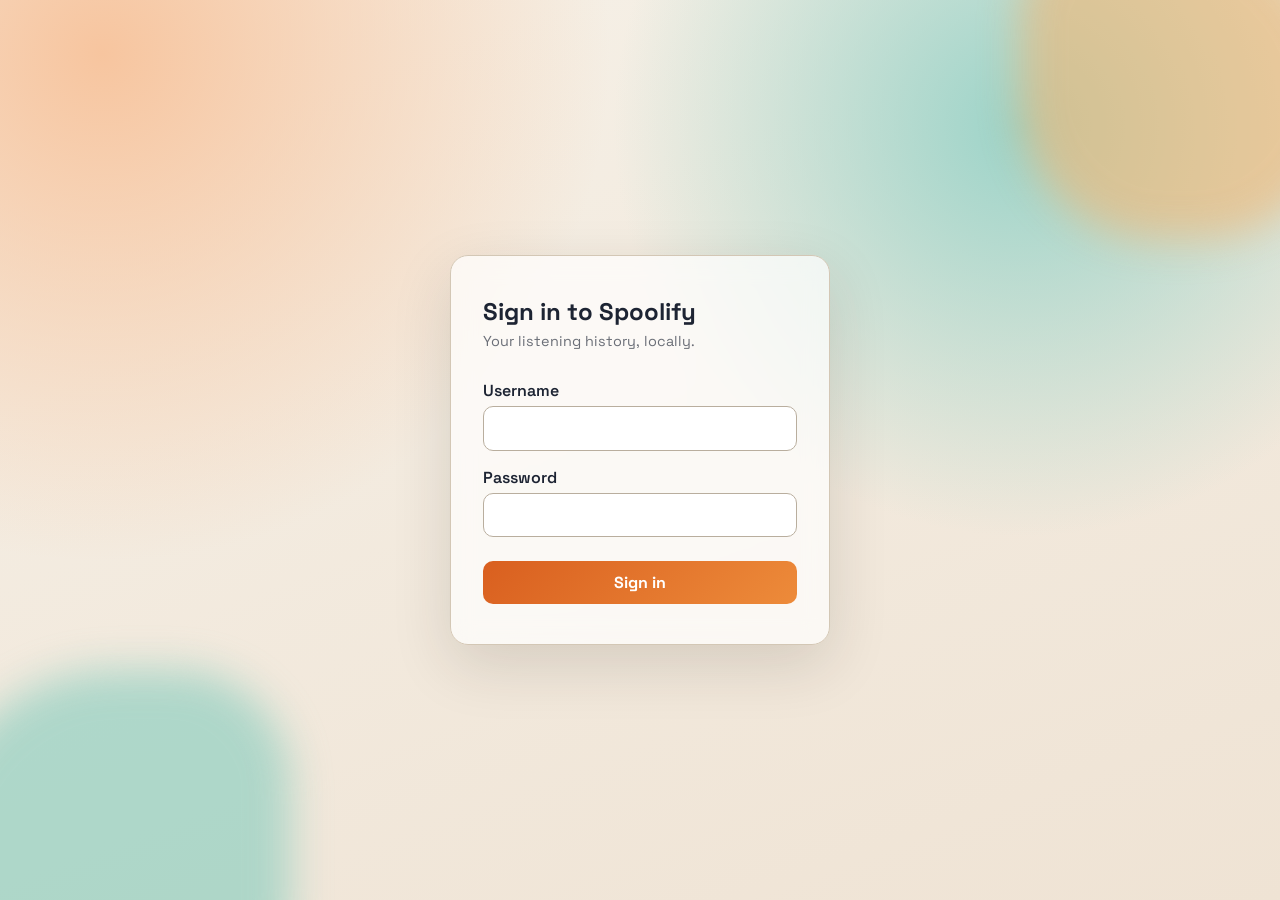
<file: frontend/login.html>
<!doctype html>
<html lang="en">
<head>
  <meta charset="utf-8" />
  <meta name="viewport" content="width=device-width, initial-scale=1" />
  <title>Spoolify — Sign In</title>
  <link rel="preconnect" href="https://fonts.googleapis.com" />
  <link rel="preconnect" href="https://fonts.gstatic.com" crossorigin />
  <link href="https://fonts.googleapis.com/css2?family=Space+Grotesk:wght@400;500;700&family=IBM+Plex+Mono:wght@400;500&display=swap" rel="stylesheet" />
  <link rel="stylesheet" href="/frontend/styles.css" />
  <style>
    .auth-wrap {
      min-height: 100vh;
      display: flex;
      align-items: center;
      justify-content: center;
    }
    .auth-card {
      background: var(--panel);
      border: 1px solid var(--line);
      border-radius: 18px;
      padding: 2.5rem 2rem;
      width: 100%;
      max-width: 380px;
      box-shadow: var(--shadow);
      backdrop-filter: blur(12px);
    }
    .auth-card h1 {
      font-size: 1.5rem;
      margin: 0 0 0.25rem;
    }
    .auth-card .subtitle {
      font-size: 0.9rem;
      margin: 0 0 1.75rem;
      opacity: 0.65;
    }
    .auth-field {
      display: flex;
      flex-direction: column;
      gap: 0.3rem;
      margin-bottom: 1rem;
    }
    .auth-field input {
      width: 100%;
      box-sizing: border-box;
    }
    .auth-btn {
      width: 100%;
      margin-top: 0.5rem;
    }
    .auth-error {
      color: #dc2626;
      font-size: 0.85rem;
      margin-top: 0.75rem;
      display: none;
    }
  </style>
</head>
<body>
  <div class="bg-shape bg-shape-a" aria-hidden="true"></div>
  <div class="bg-shape bg-shape-b" aria-hidden="true"></div>

  <div class="auth-wrap">
    <div class="auth-card reveal">
      <h1>Sign in to Spoolify</h1>
      <p class="subtitle">Your listening history, locally.</p>

      <form id="login-form" autocomplete="on">
        <div class="auth-field">
          <label for="username">Username</label>
          <input type="text" id="username" name="username" autocomplete="username" required />
        </div>
        <div class="auth-field">
          <label for="password">Password</label>
          <input type="password" id="password" name="password" autocomplete="current-password" required />
        </div>
        <p class="auth-error" id="login-error"></p>
        <button type="submit" class="auth-btn" id="login-btn">Sign in</button>
      </form>
    </div>
  </div>

  <script>
    const form = document.getElementById("login-form");
    const errorEl = document.getElementById("login-error");
    const btn = document.getElementById("login-btn");

    form.addEventListener("submit", async (e) => {
      e.preventDefault();
      errorEl.style.display = "none";
      btn.disabled = true;
      btn.textContent = "Signing in…";

      const username = document.getElementById("username").value.trim();
      const password = document.getElementById("password").value;

      try {
        const res = await fetch("/auth/login", {
          method: "POST",
          headers: { "Content-Type": "application/json" },
          body: JSON.stringify({ username, password }),
        });

        if (res.ok) {
          window.location.href = "/";
        } else {
          const data = await res.json();
          errorEl.textContent = data.detail || "Invalid username or password.";
          errorEl.style.display = "block";
          btn.disabled = false;
          btn.textContent = "Sign in";
        }
      } catch {
        errorEl.textContent = "Could not reach the server. Is Spoolify running?";
        errorEl.style.display = "block";
        btn.disabled = false;
        btn.textContent = "Sign in";
      }
    });

    // Persist dark mode preference
    if (localStorage.getItem("theme") === "dark") document.body.classList.add("dark-mode");
  </script>
</body>
</html>
</file>
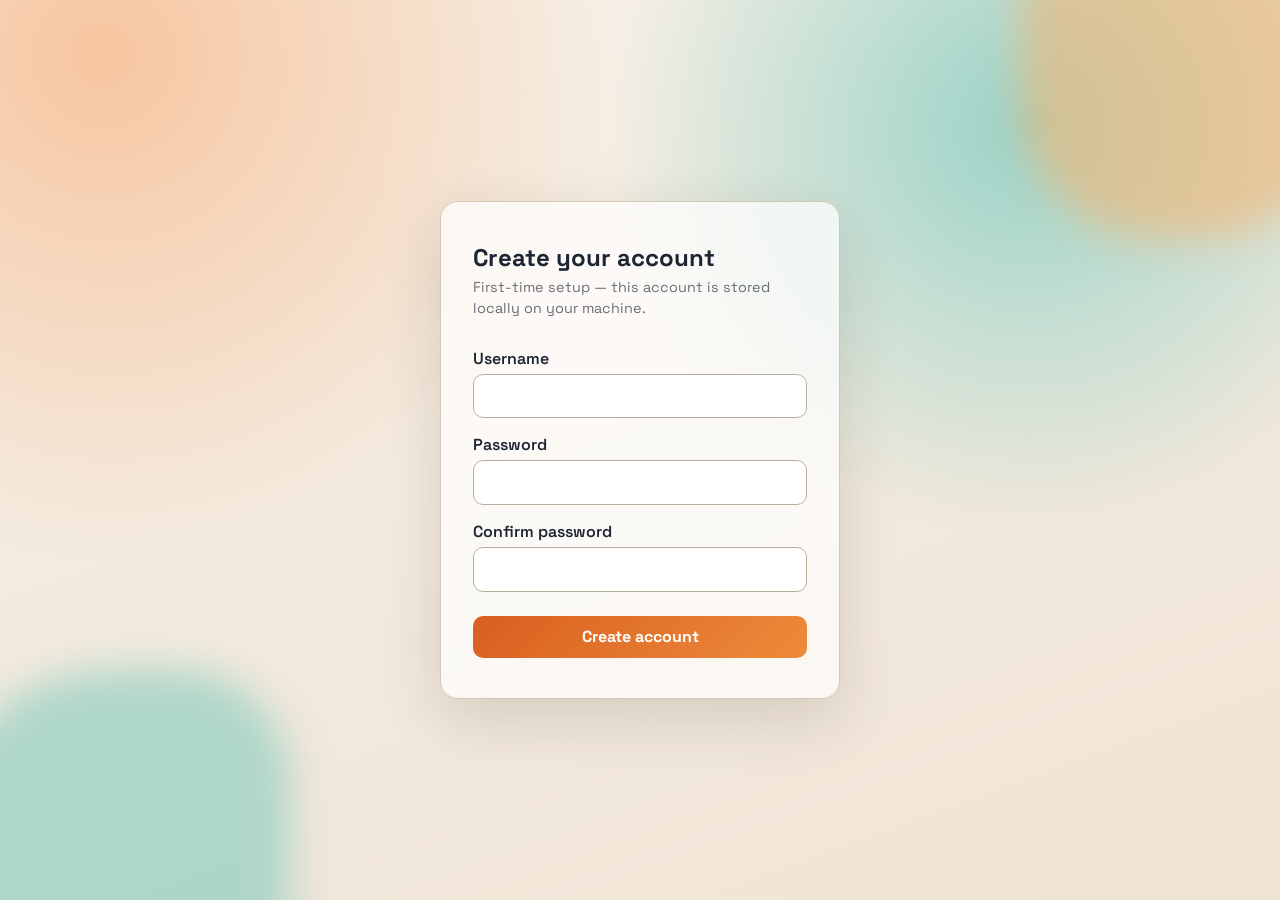
<file: frontend/setup.html>
<!doctype html>
<html lang="en">
<head>
  <meta charset="utf-8" />
  <meta name="viewport" content="width=device-width, initial-scale=1" />
  <title>Spoolify — Create Account</title>
  <link rel="preconnect" href="https://fonts.googleapis.com" />
  <link rel="preconnect" href="https://fonts.gstatic.com" crossorigin />
  <link href="https://fonts.googleapis.com/css2?family=Space+Grotesk:wght@400;500;700&family=IBM+Plex+Mono:wght@400;500&display=swap" rel="stylesheet" />
  <link rel="stylesheet" href="/frontend/styles.css" />
  <style>
    .auth-wrap {
      min-height: 100vh;
      display: flex;
      align-items: center;
      justify-content: center;
    }
    .auth-card {
      background: var(--panel);
      border: 1px solid var(--line);
      border-radius: 18px;
      padding: 2.5rem 2rem;
      width: 100%;
      max-width: 400px;
      box-shadow: var(--shadow);
      backdrop-filter: blur(12px);
    }
    .auth-card h1 {
      font-size: 1.5rem;
      margin: 0 0 0.25rem;
    }
    .auth-card .subtitle {
      font-size: 0.9rem;
      margin: 0 0 1.75rem;
      opacity: 0.65;
    }
    .auth-field {
      display: flex;
      flex-direction: column;
      gap: 0.3rem;
      margin-bottom: 1rem;
    }
    .auth-field input {
      width: 100%;
      box-sizing: border-box;
    }
    .field-hint {
      font-size: 0.8rem;
      color: var(--ink);
      opacity: 0.6;
      margin: 0;
    }
    .auth-btn {
      width: 100%;
      margin-top: 0.5rem;
    }
    .auth-error {
      color: #dc2626;
      font-size: 0.85rem;
      margin-top: 0.75rem;
      display: none;
    }
  </style>
</head>
<body>
  <div class="bg-shape bg-shape-a" aria-hidden="true"></div>
  <div class="bg-shape bg-shape-b" aria-hidden="true"></div>

  <div class="auth-wrap">
    <div class="auth-card reveal">
      <h1>Create your account</h1>
      <p class="subtitle">First-time setup — this account is stored locally on your machine.</p>

      <form id="setup-form" autocomplete="on">
        <div class="auth-field">
          <label for="username">Username</label>
          <input type="text" id="username" name="username" autocomplete="username" required />
        </div>
        <div class="auth-field">
          <label for="password">Password</label>
          <input type="password" id="password" name="password" autocomplete="new-password" required />
        </div>
        <div class="auth-field">
          <label for="confirm">Confirm password</label>
          <input type="password" id="confirm" name="confirm" autocomplete="new-password" required />
        </div>
        <p class="auth-error" id="setup-error"></p>
        <button type="submit" class="auth-btn" id="setup-btn">Create account</button>
      </form>
    </div>
  </div>

  <script>
    const form = document.getElementById("setup-form");
    const errorEl = document.getElementById("setup-error");
    const btn = document.getElementById("setup-btn");

    form.addEventListener("submit", async (e) => {
      e.preventDefault();
      errorEl.style.display = "none";

      const username = document.getElementById("username").value.trim();
      const password = document.getElementById("password").value;
      const confirm = document.getElementById("confirm").value;

      if (!username) {
        errorEl.textContent = "Username is required.";
        errorEl.style.display = "block";
        return;
      }
      if (password !== confirm) {
        errorEl.textContent = "Passwords do not match.";
        errorEl.style.display = "block";
        return;
      }
      if (password.length < 8) {
        errorEl.textContent = "Password must be at least 8 characters.";
        errorEl.style.display = "block";
        return;
      }

      btn.disabled = true;
      btn.textContent = "Creating account…";

      try {
        const res = await fetch("/auth/setup", {
          method: "POST",
          headers: { "Content-Type": "application/json" },
          body: JSON.stringify({ username, password }),
        });

        if (res.ok) {
          window.location.href = "/";
        } else {
          const data = await res.json();
          errorEl.textContent = data.detail || "Could not create account.";
          errorEl.style.display = "block";
          btn.disabled = false;
          btn.textContent = "Create account";
        }
      } catch {
        errorEl.textContent = "Could not reach the server. Is Spoolify running?";
        errorEl.style.display = "block";
        btn.disabled = false;
        btn.textContent = "Create account";
      }
    });

    if (localStorage.getItem("theme") === "dark") document.body.classList.add("dark-mode");
  </script>
</body>
</html>
</file>
<file: frontend/styles.css>
:root {
  --bg: #f6f1e8;
  --ink: #1d2433;
  --panel: rgba(255, 255, 255, 0.7);
  --line: #d3c7b5;
  --accent: #d95f1f;
  --accent-2: #1f6f63;
  --shadow: 0 20px 60px rgba(42, 34, 26, 0.14);
}

body.dark-mode {
  --bg: #1a1a2e;
  --ink: #f9fafb;
  --panel: rgba(26, 26, 46, 0.8);
  --line: #374151;
  --accent: #ff9856;
  --accent-2: #4db8a8;
  --shadow: 0 20px 60px rgba(0, 0, 0, 0.5);
}

* {
  box-sizing: border-box;
}

body {
  margin: 0;
  font-family: "Space Grotesk", sans-serif;
  color: var(--ink);
  background: radial-gradient(circle at 8% 6%, #f7c59f 0%, transparent 35%),
    radial-gradient(circle at 80% 14%, #9bd3c8 0%, transparent 32%),
    linear-gradient(160deg, #f6f1e8 0%, #efe3d4 100%);
  min-height: 100vh;
  overflow-x: hidden;
  transition: background-color 0.3s ease, color 0.3s ease;
}

body.dark-mode {
  background: radial-gradient(circle at 8% 6%, #3d2817 0%, transparent 35%),
    radial-gradient(circle at 80% 14%, #1a3d38 0%, transparent 32%),
    linear-gradient(160deg, #1a1a2e 0%, #16213e 100%);
}

.bg-shape {
  position: fixed;
  pointer-events: none;
  z-index: 0;
  filter: blur(20px);
  opacity: 0.55;
}

.bg-shape-a {
  width: 320px;
  height: 320px;
  top: -80px;
  right: -60px;
  background: #f8b26a;
  border-radius: 35% 65% 50% 50%;
  transition: background-color 0.3s ease;
}

body.dark-mode .bg-shape-a {
  background: #3d2817;
}

.bg-shape-b {
  width: 360px;
  height: 360px;
  bottom: -130px;
  left: -70px;
  background: #77c8ba;
  border-radius: 62% 38% 41% 59%;
  transition: background-color 0.3s ease;
}

body.dark-mode .bg-shape-b {
  background: #1a3d38;
}

body.dark-mode .output {
  background: rgba(0, 0, 0, 0.3);
  color: var(--ink);
}

body.dark-mode .technical-details {
  background: rgba(0, 0, 0, 0.2);
  border-color: var(--line);
}

.page {
  position: relative;
  z-index: 1;
  max-width: 1080px;
  margin: 0 auto;
  padding: 2rem 1.2rem 3rem;
}

.hero h1 {
  margin: 0;
  font-size: clamp(2rem, 6vw, 3.9rem);
  line-height: 1;
  letter-spacing: -0.02em;
}

.subtitle {
  max-width: 780px;
  font-size: 1.08rem;
  line-height: 1.5;
}

.lede {
  max-width: 56ch;
  font-size: 1.05rem;
  line-height: 1.6;
  margin: 0;
}

.eyebrow {
  margin: 0 0 0.5rem;
  color: var(--accent-2);
  font-family: "IBM Plex Mono", monospace;
  text-transform: uppercase;
  letter-spacing: 0.11em;
  font-size: 0.82rem;
}

.cards {
  display: grid;
  grid-template-columns: repeat(auto-fit, minmax(220px, 1fr));
  gap: 0.9rem;
  margin-top: 1rem;
}

.wizard {
  max-width: 760px;
  margin-inline: auto;
}

.progress {
  display: grid;
  grid-template-columns: repeat(4, minmax(0, 1fr));
  gap: 0.4rem;
  margin-bottom: 1rem;
}

.step-indicator {
  text-align: center;
  font-family: "IBM Plex Mono", monospace;
  font-size: 0.74rem;
  padding: 0.45rem 0.25rem;
  border: 1px dashed #c9b8a2;
  border-radius: 10px;
  color: #7c6752;
  background: rgba(255, 255, 255, 0.5);
}

.step-indicator.current {
  color: #fff;
  border-color: transparent;
  background: linear-gradient(135deg, var(--accent-2), #2f8f80);
}

.step-indicator.completed {
  color: #325e57;
  border-style: solid;
  border-color: #87b7ae;
  background: rgba(155, 211, 200, 0.55);
}

.step-indicator.upcoming {
  opacity: 0.78;
}

.step {
  display: grid;
  gap: 0.7rem;
}

.step.hidden {
  display: none;
}

.card,
.panel {
  background: var(--panel);
  border: 1px solid var(--line);
  backdrop-filter: blur(10px);
  border-radius: 16px;
  box-shadow: var(--shadow);
  transition: all 0.3s ease;
}

.card {
  padding: 1rem 1.1rem;
}

.card h2,
.card h3,
.panel h2 {
  margin-top: 0;
  margin-bottom: 0.45rem;
  font-size: 1.06rem;
}

.card p {
  margin: 0;
  color: #374154;
  line-height: 1.55;
}

.meta {
  color: #4e5a6f;
  font-family: "IBM Plex Mono", monospace;
  font-size: 0.88rem;
}

.panel {
  margin-top: 1rem;
  padding: 1rem;
}

.stack {
  display: grid;
  gap: 0.6rem;
}

.helper-copy {
  margin: 0;
  color: #374154;
  line-height: 1.5;
}

.help-toggle {
  border: 1px solid #d6c9b8;
  border-radius: 12px;
  background: rgba(255, 255, 255, 0.54);
  padding: 0.8rem 0.95rem;
}

.help-toggle summary {
  cursor: pointer;
  font-weight: 700;
}

.help-toggle p {
  margin: 0.65rem 0 0;
  line-height: 1.55;
  color: #374154;
}

.button-row {
  display: flex;
  flex-wrap: wrap;
  gap: 0.5rem;
}

.field-row {
  display: flex;
  flex-direction: column;
  gap: 0.35rem;
  margin-bottom: 1rem;
}

.field-row input[type="text"] {
  max-width: 22rem;
}

.field-hint {
  font-size: 0.8rem;
  color: var(--ink);
  opacity: 0.6;
  margin: 0;
}

body.dark-mode .field-row input[type="text"] {
  background: rgba(255, 255, 255, 0.07);
  color: var(--ink);
  border-color: var(--line);
}

label {
  font-weight: 600;
}

input,
select,
button {
  font: inherit;
  border-radius: 10px;
  border: 1px solid #b9ae9e;
  padding: 0.68rem 0.75rem;
}

button {
  width: fit-content;
  background: linear-gradient(135deg, var(--accent), #ed8b3a);
  color: #fff;
  border: none;
  font-weight: 700;
  cursor: pointer;
  transition: transform 120ms ease, filter 160ms ease;
}

button:hover {
  transform: translateY(-1px);
  filter: brightness(1.03);
}

button:focus-visible,
input:focus-visible,
select:focus-visible,
.action-link:focus-visible,
.help-toggle summary:focus-visible {
  outline: 3px solid rgba(31, 111, 99, 0.28);
  outline-offset: 2px;
}

button:disabled {
  opacity: 0.48;
  cursor: not-allowed;
  transform: none;
  filter: grayscale(0.1);
  box-shadow: inset 0 0 0 1px rgba(29, 36, 51, 0.08);
}

button.ghost {
  background: #fff;
  color: #72553d;
  border: 1px solid #c5b39d;
}

.output {
  margin-top: 0.9rem;
  padding: 0.95rem;
  background: #f9f7f2;
  border: 1px solid #d9d0c2;
  border-radius: 10px;
  font-family: "IBM Plex Mono", monospace;
  font-size: 0.87rem;
  white-space: pre-wrap;
  word-break: break-word;
  min-height: 92px;
}

.status-banner {
  display: grid;
  grid-template-columns: auto 1fr;
  gap: 0.85rem;
  align-items: start;
  border-radius: 14px;
  border: 1px solid #d5c8b7;
  padding: 0.9rem 1rem;
  background: rgba(255, 255, 255, 0.68);
}

.status-banner.success {
  border-color: #8abfb4;
  background: rgba(230, 247, 242, 0.82);
}

.status-banner.warning {
  border-color: #e2b57d;
  background: rgba(255, 246, 233, 0.9);
}

.status-banner.error {
  border-color: #d28d79;
  background: rgba(255, 239, 235, 0.92);
}

.status-banner.loading {
  border-color: #9bbeb8;
  background: rgba(239, 247, 245, 0.9);
}

.status-copy {
  display: grid;
  gap: 0.25rem;
}

.status-copy p {
  margin: 0;
  color: #455166;
  line-height: 1.5;
}

.status-message {
  display: grid;
  gap: 0.3rem;
}

.status-steps {
  margin: 0;
  padding-left: 1.1rem;
  color: #455166;
  font-size: 0.9rem;
  line-height: 1.6;
}

.button-hint {
  margin: 0.25rem 0 0;
  color: #617086;
  font-size: 0.86rem;
  font-family: "IBM Plex Mono", monospace;
  line-height: 1.4;
}

.status-pill {
  min-width: 86px;
  padding: 0.4rem 0.7rem;
  border-radius: 999px;
  font-family: "IBM Plex Mono", monospace;
  font-size: 0.79rem;
  text-align: center;
  color: #27443f;
  background: rgba(155, 211, 200, 0.6);
}

.status-banner.warning .status-pill {
  color: #7c4f14;
  background: rgba(244, 198, 134, 0.52);
}

.status-banner.error .status-pill {
  color: #7b3a2d;
  background: rgba(232, 165, 145, 0.42);
}

.status-banner.loading .status-pill {
  color: #24524a;
}

.status-pill.is-loading::after {
  content: "";
  display: inline-block;
  width: 0.7rem;
  height: 0.7rem;
  margin-left: 0.45rem;
  border-radius: 999px;
  border: 2px solid rgba(36, 82, 74, 0.2);
  border-top-color: currentColor;
  vertical-align: -0.12rem;
  animation: spin 0.8s linear infinite;
}

.result-grid {
  display: grid;
  grid-template-columns: repeat(auto-fit, minmax(210px, 1fr));
  gap: 0.85rem;
}

.result-section {
  padding: 0.95rem 1rem;
  border-radius: 14px;
  border: 1px solid #dccfbe;
  background: rgba(255, 255, 255, 0.62);
}

.result-section-full-width {
  grid-column: 1 / -1;
}

.result-section h3 {
  margin: 0 0 0.7rem;
  font-size: 0.98rem;
}

.result-empty {
  grid-column: 1 / -1;
  color: #516076;
}

.result-empty p {
  margin: 0;
  line-height: 1.5;
}

.result-list {
  margin: 0;
  display: grid;
  gap: 0.7rem;
}

.result-row {
  display: grid;
  gap: 0.15rem;
}

.result-row dt {
  color: #617086;
  font-size: 0.86rem;
}

.result-row dd {
  margin: 0;
  font-weight: 700;
  line-height: 1.45;
}

.result-bullets {
  margin: 0;
  padding-left: 1.1rem;
  color: #374154;
  line-height: 1.55;
}

.technical-details {
  border: 1px solid #d8cbbb;
  border-radius: 12px;
  padding: 0.25rem 0.8rem 0.8rem;
  background: rgba(255, 255, 255, 0.48);
}

.technical-details summary {
  cursor: pointer;
  font-weight: 700;
  padding: 0.6rem 0 0.2rem;
}

.technical-details .output {
  margin-top: 0.45rem;
}

.action-row {
  display: flex;
  flex-wrap: wrap;
  gap: 0.6rem;
}

.done-panel {
  display: grid;
  gap: 0.8rem;
  margin-top: 0.55rem;
}

.action-link {
  display: inline-flex;
  align-items: center;
  justify-content: center;
  min-height: 44px;
  padding: 0.72rem 0.95rem;
  border-radius: 10px;
  background: linear-gradient(135deg, var(--accent), #ed8b3a);
  color: #fff;
  text-decoration: none;
  font-weight: 700;
}

.action-link:hover {
  filter: brightness(1.03);
}

.ghost-link {
  background: #fff;
  color: #72553d;
  border: 1px solid #c5b39d;
}

.hidden {
  display: none !important;
}

.reveal {
  opacity: 0;
  transform: translateY(8px);
  animation: rise 550ms ease forwards;
}

.reveal:nth-child(2) {
  animation-delay: 100ms;
}

.reveal:nth-child(3) {
  animation-delay: 180ms;
}

.reveal:nth-child(4) {
  animation-delay: 260ms;
}

.reveal:nth-child(5) {
  animation-delay: 330ms;
}

@keyframes rise {
  to {
    opacity: 1;
    transform: translateY(0);
  }
}

@keyframes spin {
  to {
    transform: rotate(360deg);
  }
}

@media (max-width: 720px) {
  .page {
    padding: 1rem 0.85rem 2.2rem;
  }

  .hero h1 {
    line-height: 1.05;
  }

  .status-banner {
    grid-template-columns: 1fr;
  }

  .status-pill {
    width: fit-content;
  }

  .output {
    min-height: 72px;
  }
}
</file>
